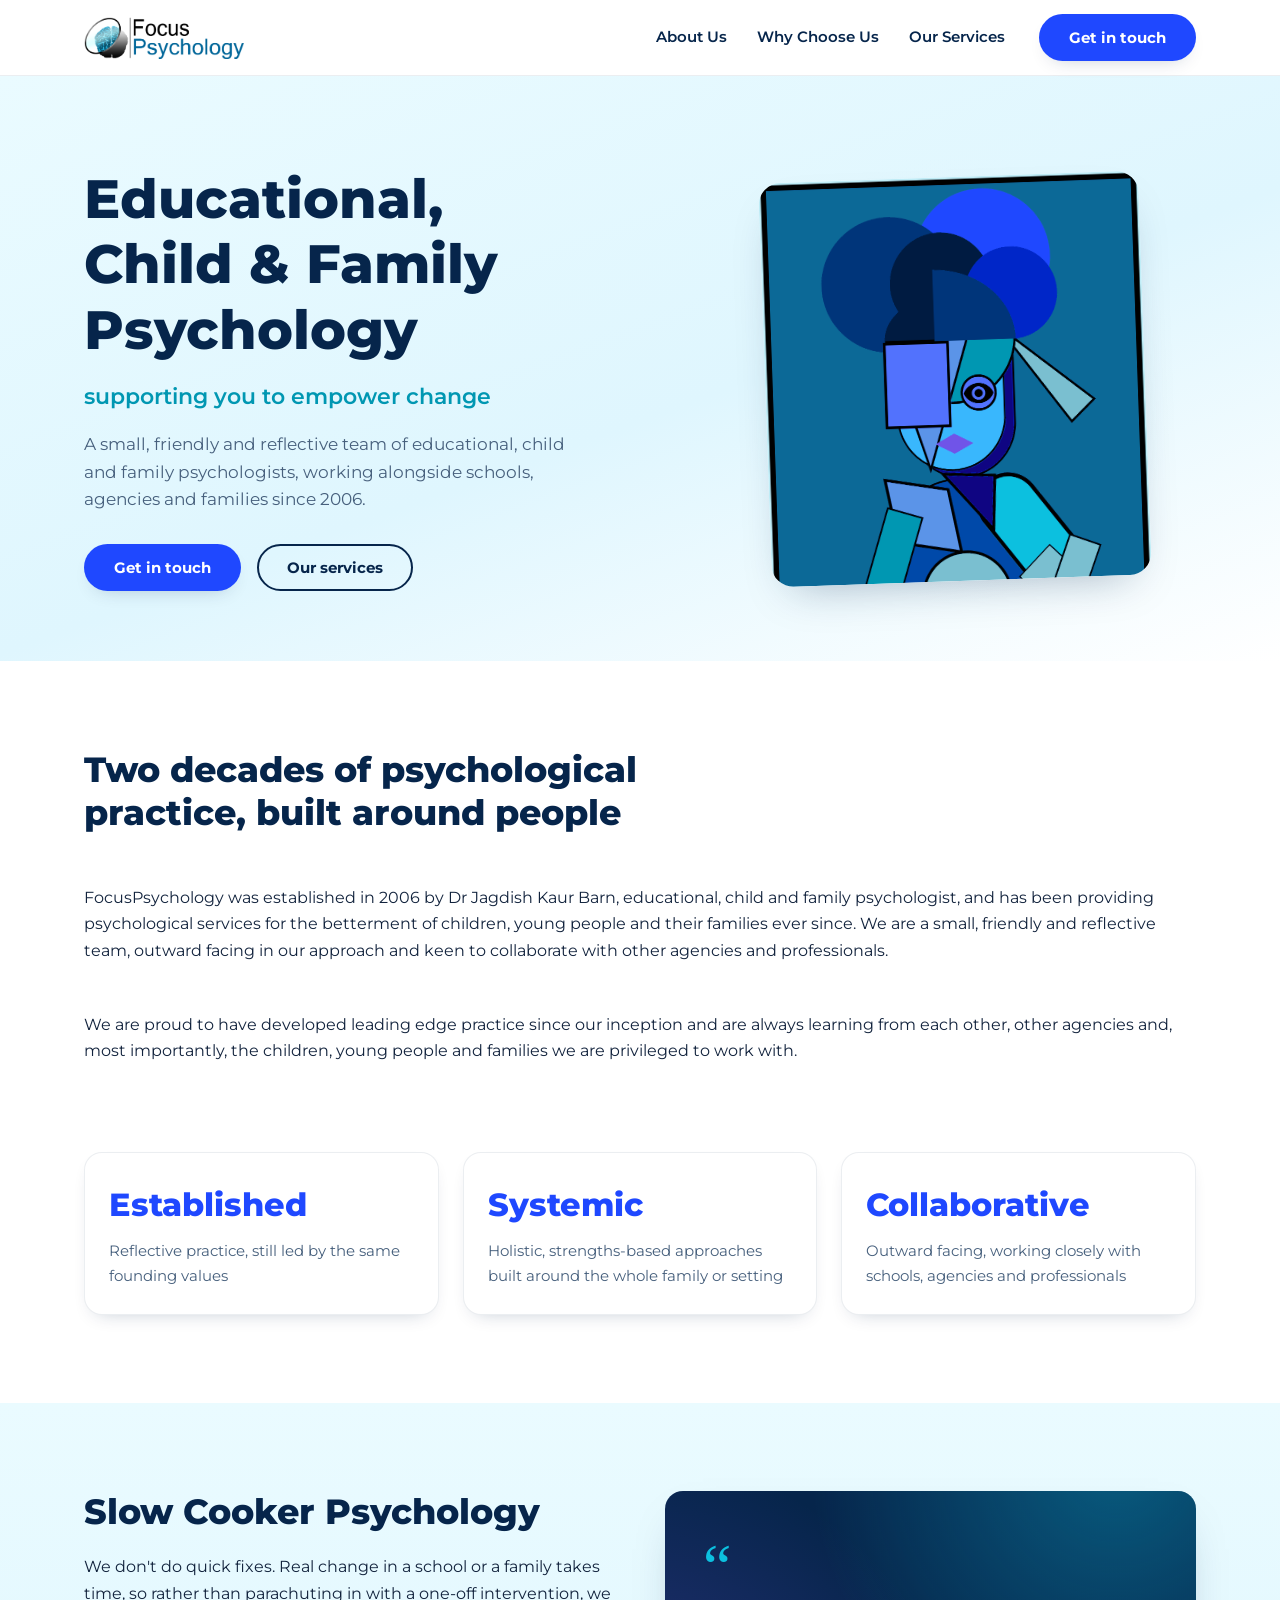
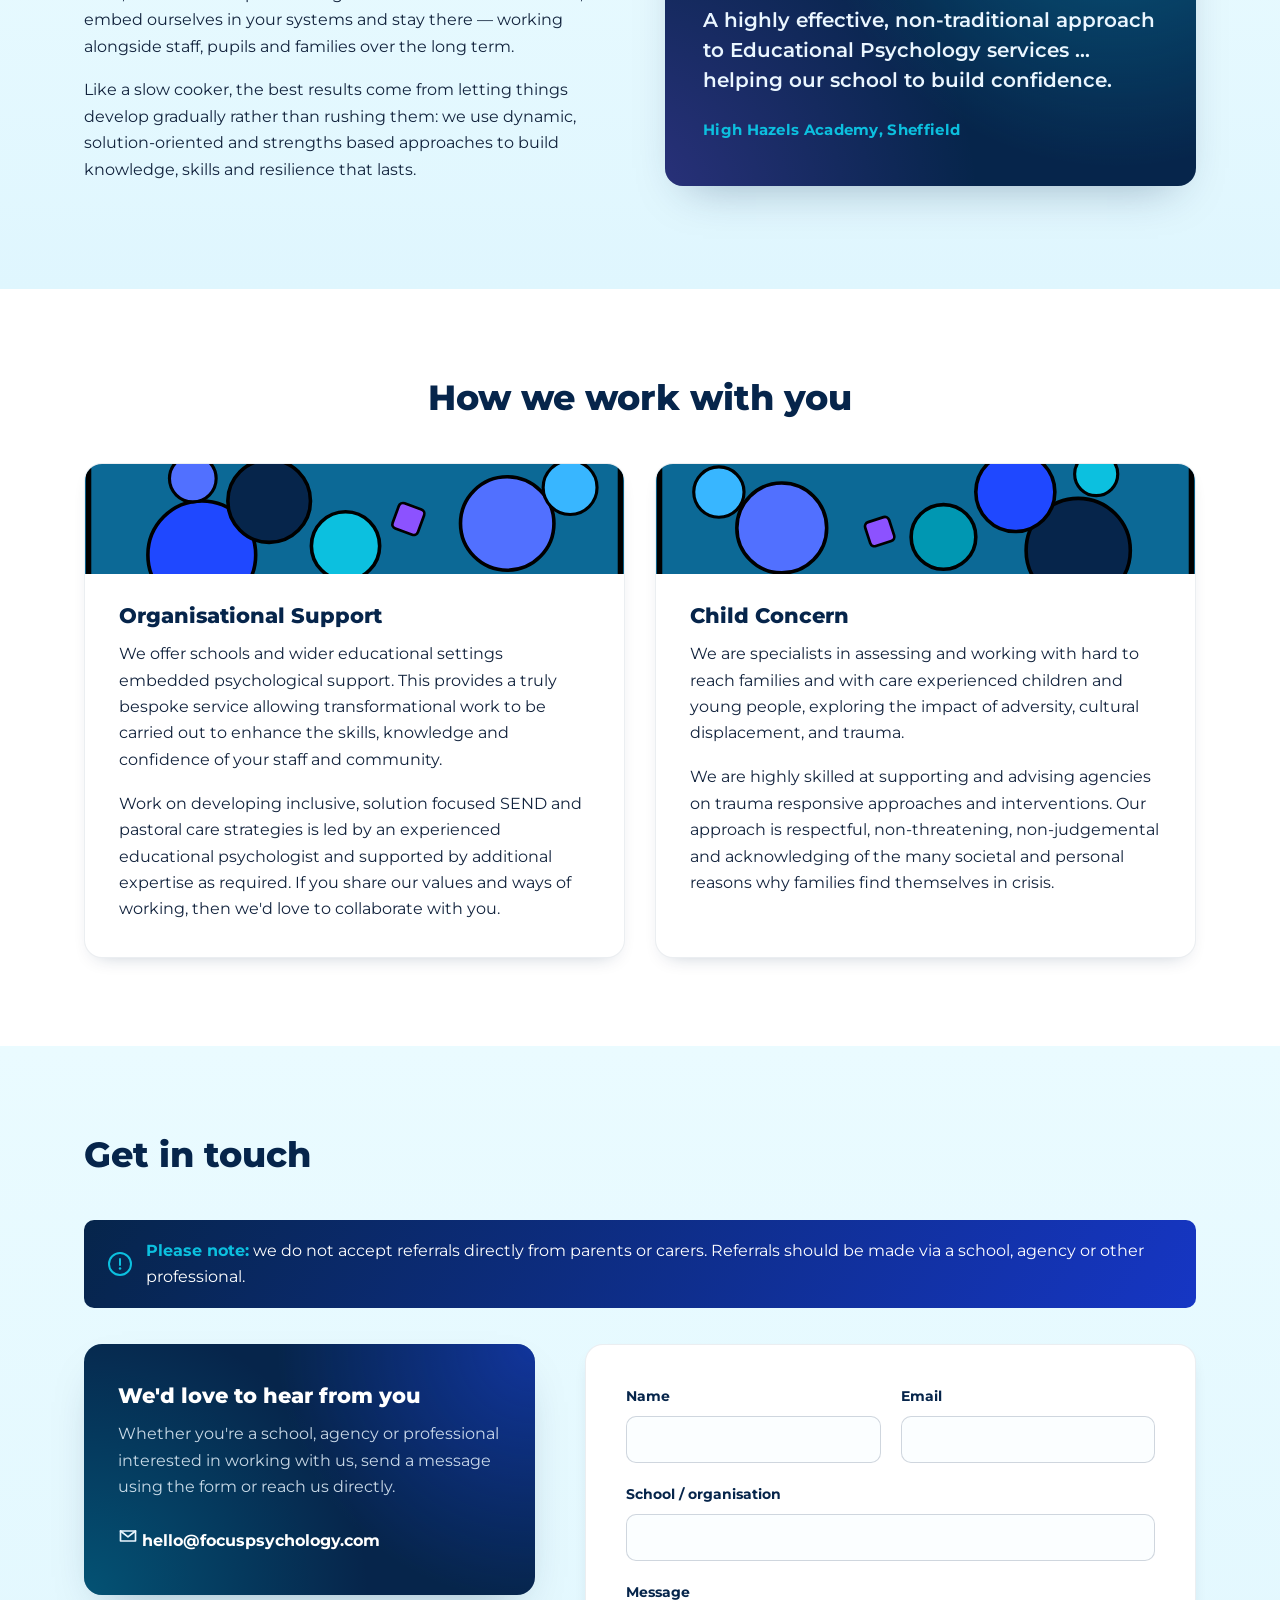
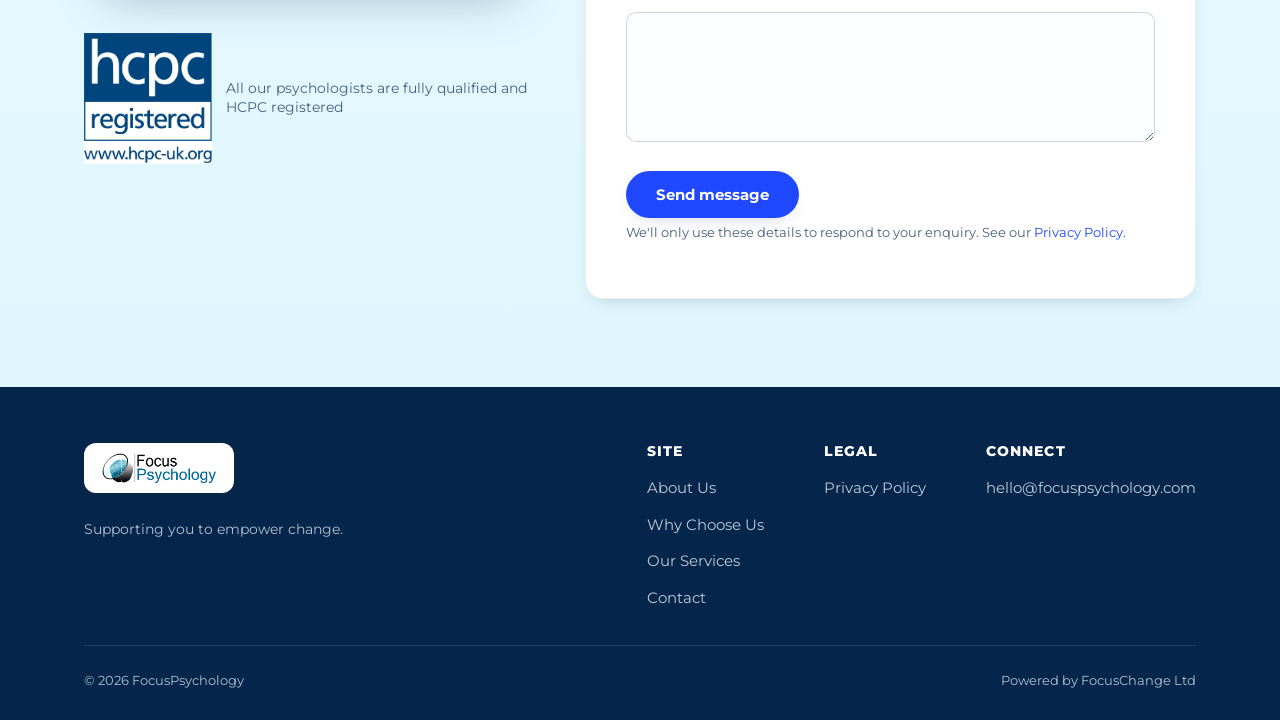
<file: index.html>
<!doctype html>
<html lang="en-GB">
<head>
<meta charset="UTF-8">
<meta name="viewport" content="width=device-width, initial-scale=1">
<title>FocusPsychology — Educational, Child &amp; Family Psychology</title>
<meta name="description" content="FocusPsychology is a specialist educational, child and family psychology practice, supporting schools, agencies and families to empower change since 2006.">
<link rel="icon" type="image/png" sizes="32x32" href="assets/img/favicon-32.png">
<link rel="apple-touch-icon" href="assets/img/favicon-180.png">
<link rel="preconnect" href="https://fonts.googleapis.com">
<link rel="preconnect" href="https://fonts.gstatic.com" crossorigin>
<link href="https://fonts.googleapis.com/css2?family=Montserrat:wght@400;500;600;700;800&display=swap" rel="stylesheet">
<link rel="stylesheet" href="assets/css/style.css">
</head>
<body>

<a class="skip-link" href="#main">Skip to content</a>

<header class="site-header">
  <div class="container">
    <a class="brand" href="index.html" aria-label="FocusPsychology home">
      <img src="assets/img/logo.png" alt="FocusPsychology">
    </a>

    <nav class="nav" id="site-nav">
      <ul class="nav__links">
        <li><a href="#about">About Us</a></li>
        <li><a href="#why-us">Why Choose Us</a></li>
        <li><a href="#services">Our Services</a></li>
      </ul>
      <a class="btn btn--primary" href="#contact">Get in touch</a>
    </nav>

    <button class="nav-toggle" aria-label="Toggle menu" aria-expanded="false" aria-controls="site-nav">
      <span></span>
    </button>
  </div>
</header>

<main id="main">

  <!-- HERO -->
  <section class="hero">
    <div class="container">
      <div class="hero__copy">
        <h1>Educational, Child&nbsp;&amp;&nbsp;Family Psychology</h1>
        <p class="hero__subtitle">supporting you to empower change</p>
        <p class="hero__lede">A small, friendly and reflective team of educational, child and family psychologists, working alongside schools, agencies and families since 2006.</p>
        <div class="hero__actions">
          <a class="btn btn--primary" href="#contact">Get in touch</a>
          <a class="btn btn--ghost" href="#services">Our services</a>
        </div>
      </div>

      <div class="hero__art">
        <img src="assets/img/hero-portrait.png" alt="Abstract geometric portrait artwork from the FocusPsychology brand, in shades of blue and teal" width="900" height="957">
      </div>
    </div>
  </section>

  <!-- ABOUT -->
  <section class="section about" id="about">
    <div class="container">
      <div class="section-head">
        <h2>Two decades of psychological practice, built around people</h2>
      </div>

      <p>FocusPsychology was established in 2006 by Dr Jagdish Kaur Barn, educational, child and family psychologist, and has been providing psychological services for the betterment of children, young people and their families ever since. We are a small, friendly and reflective team, outward facing in our approach and keen to collaborate with other agencies and professionals.</p>
      <p>We are proud to have developed leading edge practice since our inception and are always learning from each other, other agencies and, most importantly, the children, young people and families we are privileged to work with.</p>

      <div class="about-grid">
        <div class="stat-card">
          <span class="num">Established</span>
          <p>Reflective practice, still led by the same founding values</p>
        </div>
        <div class="stat-card">
          <span class="num">Systemic</span>
          <p>Holistic, strengths-based approaches built around the whole family or setting</p>
        </div>
        <div class="stat-card">
          <span class="num">Collaborative</span>
          <p>Outward facing, working closely with schools, agencies and professionals</p>
        </div>
      </div>
    </div>
  </section>

  <!-- WHY CHOOSE US -->
  <section class="section section--tint" id="why-us">
    <div class="container">
      <div class="why-grid">
        <div>
          <h2>Slow Cooker Psychology</h2>
          <p>We don't do quick fixes. Real change in a school or a family takes time, so rather than parachuting in with a one-off intervention, we embed ourselves in your systems and stay there — working alongside staff, pupils and families over the long term.</p>
          <p>Like a slow cooker, the best results come from letting things develop gradually rather than rushing them: we use dynamic, solution-oriented and strengths based approaches to build knowledge, skills and resilience that lasts.</p>
        </div>

        <div class="quote-card">
          <span class="quote-mark">&ldquo;</span>
          <blockquote>A highly effective, non-traditional approach to Educational Psychology services&nbsp;&hellip; helping our school to build confidence.</blockquote>
          <cite>High Hazels Academy, Sheffield</cite>
        </div>
      </div>
    </div>
  </section>

  <!-- SERVICES -->
  <section class="section" id="services">
    <div class="container">
      <div class="section-head center">
        <h2>How we work with you</h2>
      </div>

      <div class="services-grid">
        <article class="service-card">
          <svg class="service-banner" viewBox="0 0 600 150" preserveAspectRatio="xMidYMid slice" xmlns="http://www.w3.org/2000/svg">
            <rect width="600" height="150" fill="#0C6996"/>
            <circle cx="130" cy="115" r="60" fill="#1F48FF" stroke="#000" stroke-width="4"/>
            <circle cx="205" cy="55" r="46" fill="#06254B" stroke="#000" stroke-width="4"/>
            <circle cx="290" cy="105" r="38" fill="#0CC0DF" stroke="#000" stroke-width="4"/>
            <circle cx="120" cy="30" r="26" fill="#5170FF" stroke="#000" stroke-width="3.5"/>
            <rect x="345" y="60" width="30" height="30" rx="5" transform="rotate(20 360 75)" fill="#8C52FF" stroke="#000" stroke-width="3"/>
            <circle cx="470" cy="80" r="52" fill="#5170FF" stroke="#000" stroke-width="4"/>
            <circle cx="540" cy="40" r="30" fill="#38B6FF" stroke="#000" stroke-width="3.5"/>
            <rect x="4" y="4" width="592" height="142" fill="none" stroke="#000" stroke-width="6"/>
          </svg>
          <div class="service-card__body">
            <h3>Organisational Support</h3>
            <p>We offer schools and wider educational settings embedded psychological support. This provides a truly bespoke service allowing transformational work to be carried out to enhance the skills, knowledge and confidence of your staff and community.</p>
            <p>Work on developing inclusive, solution focused SEND and pastoral care strategies is led by an experienced educational psychologist and supported by additional expertise as required. If you share our values and ways of working, then we'd love to collaborate with you.</p>
          </div>
        </article>

        <article class="service-card">
          <svg class="service-banner" viewBox="0 0 600 150" preserveAspectRatio="xMidYMid slice" xmlns="http://www.w3.org/2000/svg">
            <rect width="600" height="150" fill="#0C6996"/>
            <circle cx="470" cy="110" r="58" fill="#06254B" stroke="#000" stroke-width="4"/>
            <circle cx="400" cy="45" r="44" fill="#1F48FF" stroke="#000" stroke-width="4"/>
            <circle cx="320" cy="95" r="36" fill="#0097B2" stroke="#000" stroke-width="4"/>
            <circle cx="490" cy="25" r="24" fill="#0CC0DF" stroke="#000" stroke-width="3.5"/>
            <rect x="235" y="75" width="28" height="28" rx="5" transform="rotate(-18 249 89)" fill="#8C52FF" stroke="#000" stroke-width="3"/>
            <circle cx="140" cy="85" r="50" fill="#5170FF" stroke="#000" stroke-width="4"/>
            <circle cx="70" cy="45" r="28" fill="#38B6FF" stroke="#000" stroke-width="3.5"/>
            <rect x="4" y="4" width="592" height="142" fill="none" stroke="#000" stroke-width="6"/>
          </svg>
          <div class="service-card__body">
            <h3>Child Concern</h3>
            <p>We are specialists in assessing and working with hard to reach families and with care experienced children and young people, exploring the impact of adversity, cultural displacement, and trauma.</p>
            <p>We are highly skilled at supporting and advising agencies on trauma responsive approaches and interventions. Our approach is respectful, non-threatening, non-judgemental and acknowledging of the many societal and personal reasons why families find themselves in crisis.</p>
          </div>
        </article>
      </div>
    </div>
  </section>

  <!-- CONTACT -->
  <section class="section section--tint" id="contact">
    <div class="container">
      <div class="section-head">
        <h2>Get in touch</h2>
      </div>

      <div class="referral-notice">
        <svg viewBox="0 0 24 24" fill="none" xmlns="http://www.w3.org/2000/svg" aria-hidden="true">
          <circle cx="12" cy="12" r="11" stroke="currentColor" stroke-width="2"/>
          <path d="M12 7v6" stroke="currentColor" stroke-width="2" stroke-linecap="round"/>
          <circle cx="12" cy="16.5" r="1.25" fill="currentColor"/>
        </svg>
        <p><strong>Please note:</strong> we do not accept referrals directly from parents or carers. Referrals should be made via a school, agency or other professional.</p>
      </div>

      <div class="contact">
        <div class="contact-info-col">
          <div class="contact-info">
            <h3>We'd love to hear from you</h3>
            <p>Whether you're a school, agency or professional interested in working with us, send a message using the form or reach us directly.</p>
            <ul class="contact-list">
              <li>
                <svg viewBox="0 0 24 24" fill="none" stroke="currentColor" stroke-width="2"><path d="M4 4h16v16H4z" stroke="none"/><path d="M3 6l9 7 9-7" stroke-linecap="round" stroke-linejoin="round"/><path d="M3 6h18v12H3z" stroke-linecap="round" stroke-linejoin="round"/></svg>
                <a href="mailto:hello@focuspsychology.com">hello@focuspsychology.com</a>
              </li>
            </ul>
          </div>

          <div class="accreditation">
            <img src="assets/img/hcpc-registered.webp" alt="HCPC Registered">
            <p>All our psychologists are fully qualified and HCPC registered</p>
          </div>
        </div>

        <form class="contact-form" id="contact-form">
          <input type="hidden" name="access_key" value="5a55438e-97d2-46c2-bbf8-e537585dbce8">
          <input type="hidden" name="subject" value="New enquiry from focuspsychology.com">
          <input type="hidden" name="from_name" value="FocusPsychology website">

          <div class="field field--hp">
            <label for="botcheck">Leave this field empty</label>
            <input type="text" id="botcheck" name="botcheck" tabindex="-1" autocomplete="off">
          </div>

          <div class="form-row">
            <div class="field">
              <label for="name">Name</label>
              <input type="text" id="name" name="name" required autocomplete="name">
            </div>
            <div class="field">
              <label for="email">Email</label>
              <input type="email" id="email" name="email" required autocomplete="email">
            </div>
          </div>

          <div class="field">
            <label for="organisation">School / organisation</label>
            <input type="text" id="organisation" name="organisation" autocomplete="organization">
          </div>

          <div class="field">
            <label for="message">Message</label>
            <textarea id="message" name="message" required></textarea>
          </div>

          <button class="btn btn--primary" type="submit">Send message</button>
          <p class="form-privacy">We'll only use these details to respond to your enquiry. See our <a href="privacy-policy.html">Privacy Policy</a>.</p>

          <div class="form-status" id="form-status" role="status" aria-live="polite"></div>
        </form>
      </div>
    </div>
  </section>

</main>

<footer class="site-footer">
  <div class="container">
    <div class="footer-top">
      <div class="footer-brand">
        <span class="footer-brand__logo"><img src="assets/img/logo.png" alt="FocusPsychology"></span>
        <p>Supporting you to empower change.</p>
      </div>

      <div class="footer-links">
        <div class="footer-col">
          <h4>Site</h4>
          <ul>
            <li><a href="#about">About Us</a></li>
            <li><a href="#why-us">Why Choose Us</a></li>
            <li><a href="#services">Our Services</a></li>
            <li><a href="#contact">Contact</a></li>
          </ul>
        </div>
        <div class="footer-col">
          <h4>Legal</h4>
          <ul>
            <li><a href="privacy-policy.html">Privacy Policy</a></li>
          </ul>
        </div>
        <div class="footer-col">
          <h4>Connect</h4>
          <ul>
            <li><a href="mailto:hello@focuspsychology.com">hello@focuspsychology.com</a></li>
          </ul>
        </div>
      </div>
    </div>

    <div class="footer-bottom">
      <span>&copy; <span id="year">2026</span> FocusPsychology</span>
      <span>Powered by FocusChange Ltd</span>
    </div>
  </div>
</footer>

<script>document.getElementById("year").textContent = new Date().getFullYear();</script>
<script src="assets/js/main.js"></script>
</body>
</html>
</file>
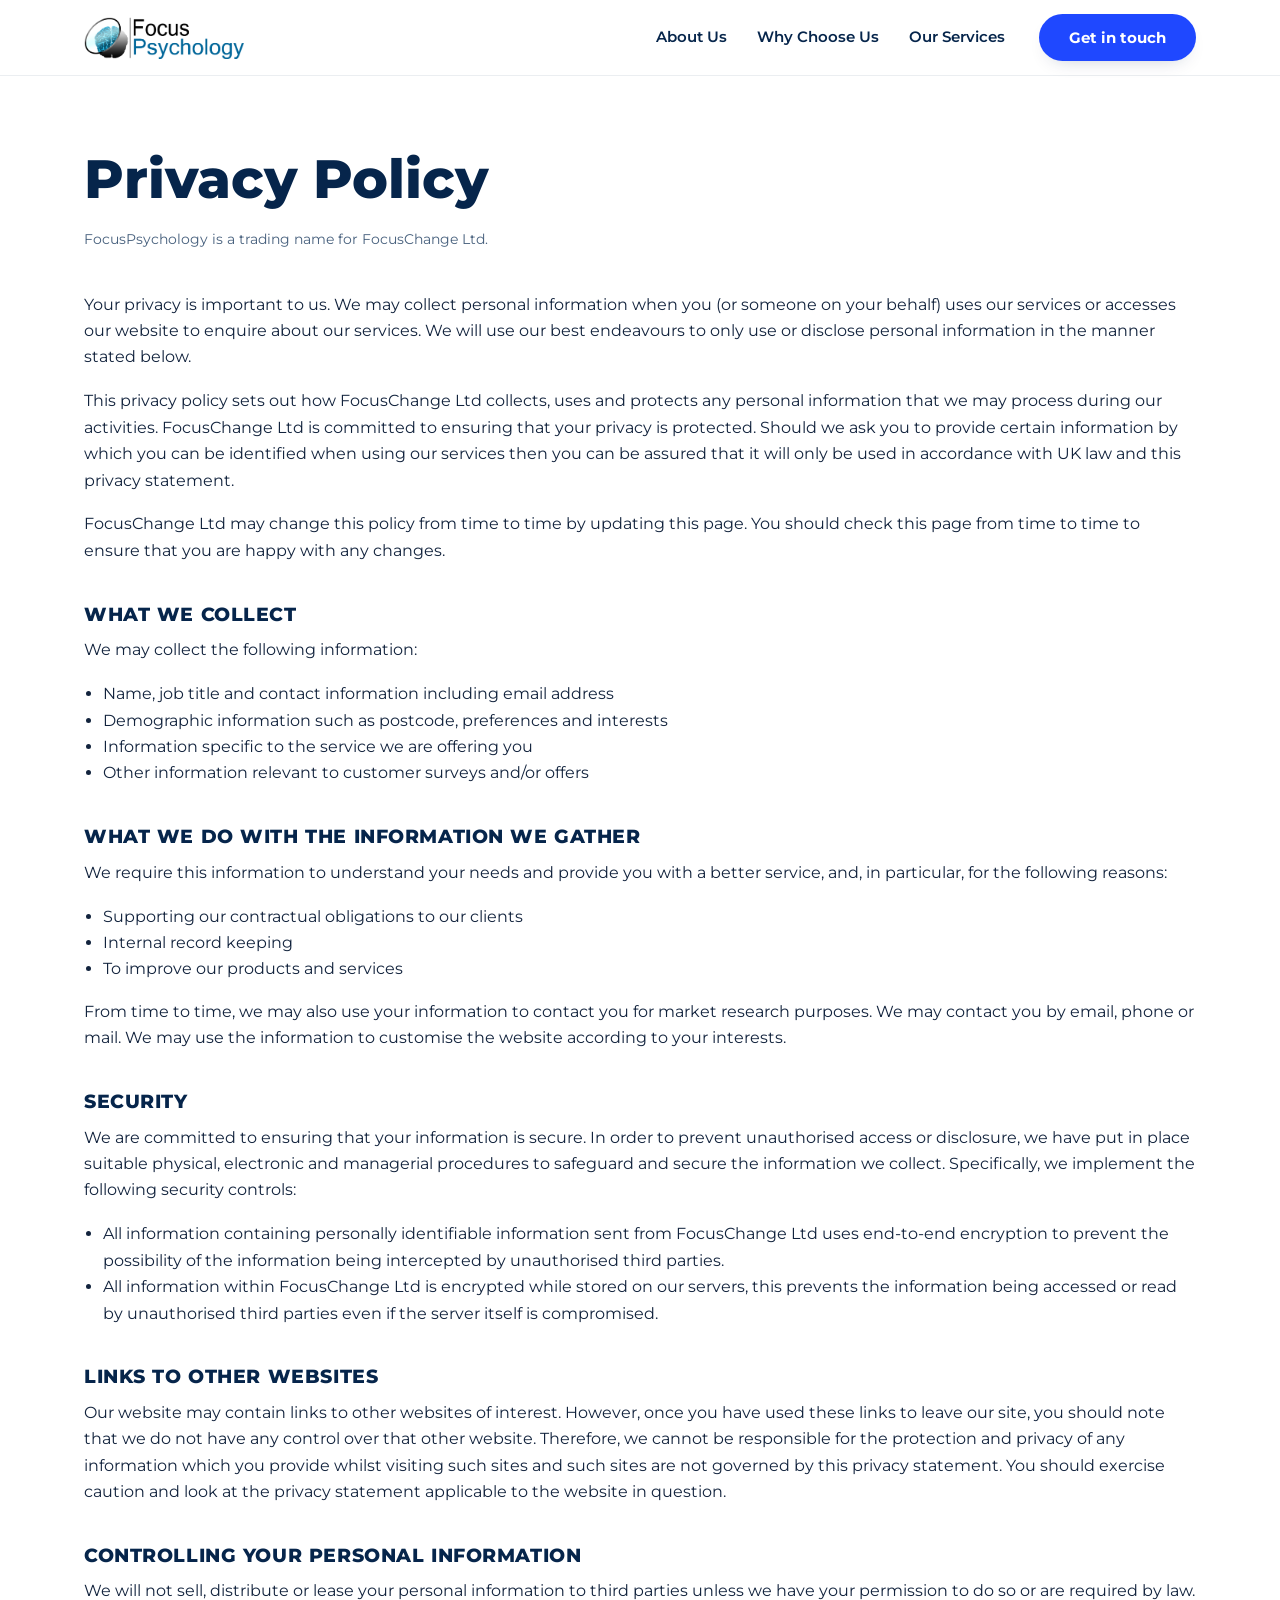
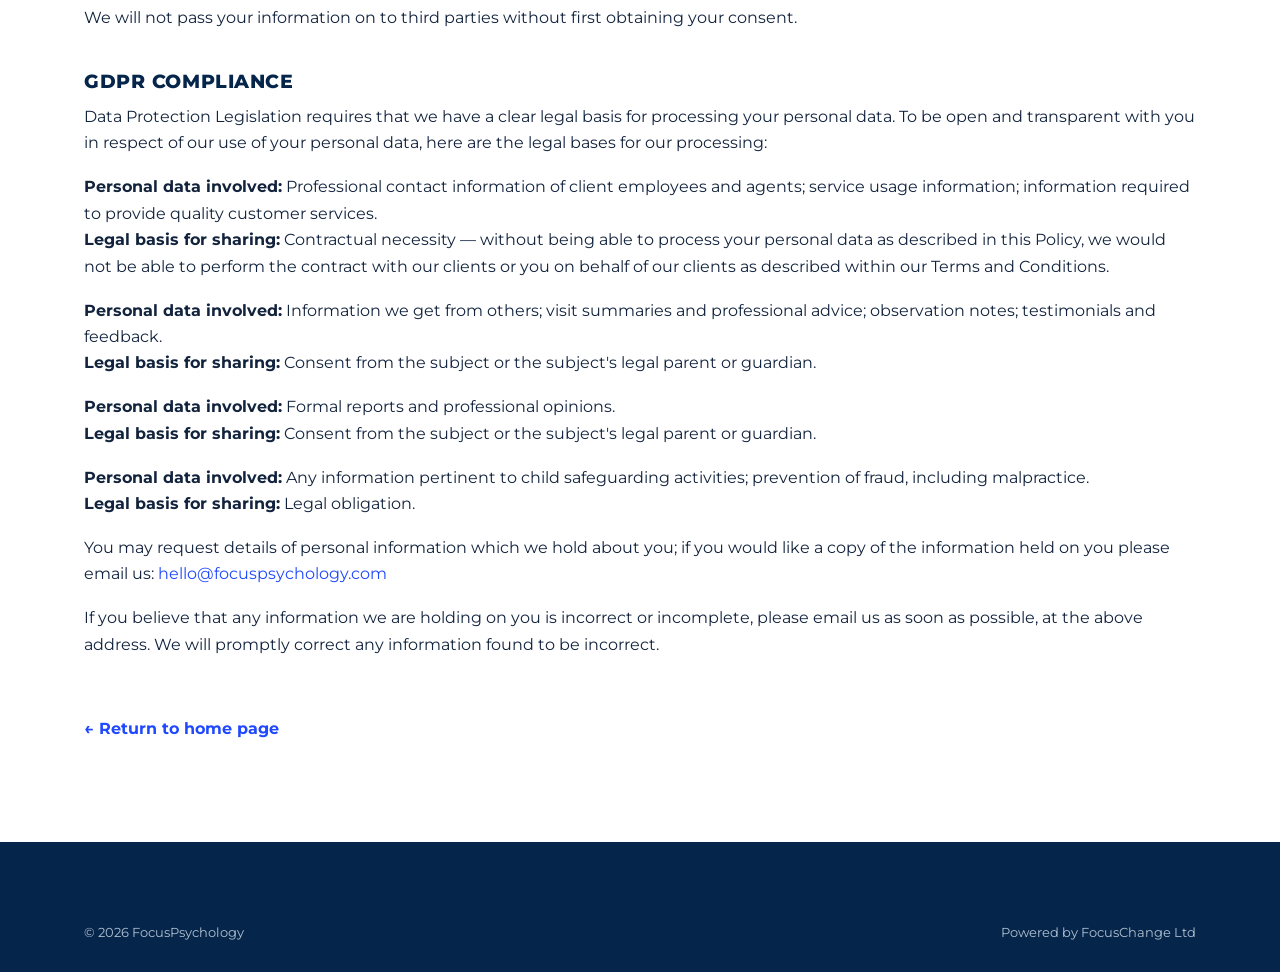
<file: privacy-policy.html>
<!doctype html>
<html lang="en-GB">
<head>
<meta charset="UTF-8">
<meta name="viewport" content="width=device-width, initial-scale=1">
<title>Privacy Policy — FocusPsychology</title>
<meta name="description" content="FocusPsychology privacy policy: how FocusChange Ltd collects, uses and protects your personal information.">
<link rel="icon" type="image/png" sizes="32x32" href="assets/img/favicon-32.png">
<link rel="apple-touch-icon" href="assets/img/favicon-180.png">
<link rel="preconnect" href="https://fonts.googleapis.com">
<link rel="preconnect" href="https://fonts.gstatic.com" crossorigin>
<link href="https://fonts.googleapis.com/css2?family=Montserrat:wght@400;500;600;700;800&display=swap" rel="stylesheet">
<link rel="stylesheet" href="assets/css/style.css">
</head>
<body>

<a class="skip-link" href="#main">Skip to content</a>

<header class="site-header">
  <div class="container">
    <a class="brand" href="index.html" aria-label="FocusPsychology home">
      <img src="assets/img/logo.png" alt="FocusPsychology">
    </a>
    <nav class="nav" id="site-nav">
      <ul class="nav__links">
        <li><a href="index.html#about">About Us</a></li>
        <li><a href="index.html#why-us">Why Choose Us</a></li>
        <li><a href="index.html#services">Our Services</a></li>
      </ul>
      <a class="btn btn--primary" href="index.html#contact">Get in touch</a>
    </nav>
    <button class="nav-toggle" aria-label="Toggle menu" aria-expanded="false" aria-controls="site-nav">
      <span></span>
    </button>
  </div>
</header>

<main id="main">
  <section class="policy">
    <div class="container">
      <h1>Privacy Policy</h1>
      <p class="updated">FocusPsychology is a trading name for FocusChange Ltd.</p>

      <p>Your privacy is important to us. We may collect personal information when you (or someone on your behalf) uses our services or accesses our website to enquire about our services. We will use our best endeavours to only use or disclose personal information in the manner stated below.</p>

      <p>This privacy policy sets out how FocusChange Ltd collects, uses and protects any personal information that we may process during our activities. FocusChange Ltd is committed to ensuring that your privacy is protected. Should we ask you to provide certain information by which you can be identified when using our services then you can be assured that it will only be used in accordance with UK law and this privacy statement.</p>

      <p>FocusChange Ltd may change this policy from time to time by updating this page. You should check this page from time to time to ensure that you are happy with any changes.</p>

      <h2>What we collect</h2>
      <p>We may collect the following information:</p>
      <ul>
        <li>Name, job title and contact information including email address</li>
        <li>Demographic information such as postcode, preferences and interests</li>
        <li>Information specific to the service we are offering you</li>
        <li>Other information relevant to customer surveys and/or offers</li>
      </ul>

      <h2>What we do with the information we gather</h2>
      <p>We require this information to understand your needs and provide you with a better service, and, in particular, for the following reasons:</p>
      <ul>
        <li>Supporting our contractual obligations to our clients</li>
        <li>Internal record keeping</li>
        <li>To improve our products and services</li>
      </ul>
      <p>From time to time, we may also use your information to contact you for market research purposes. We may contact you by email, phone or mail. We may use the information to customise the website according to your interests.</p>

      <h2>Security</h2>
      <p>We are committed to ensuring that your information is secure. In order to prevent unauthorised access or disclosure, we have put in place suitable physical, electronic and managerial procedures to safeguard and secure the information we collect. Specifically, we implement the following security controls:</p>
      <ul>
        <li>All information containing personally identifiable information sent from FocusChange Ltd uses end-to-end encryption to prevent the possibility of the information being intercepted by unauthorised third parties.</li>
        <li>All information within FocusChange Ltd is encrypted while stored on our servers, this prevents the information being accessed or read by unauthorised third parties even if the server itself is compromised.</li>
      </ul>

      <h2>Links to other websites</h2>
      <p>Our website may contain links to other websites of interest. However, once you have used these links to leave our site, you should note that we do not have any control over that other website. Therefore, we cannot be responsible for the protection and privacy of any information which you provide whilst visiting such sites and such sites are not governed by this privacy statement. You should exercise caution and look at the privacy statement applicable to the website in question.</p>

      <h2>Controlling your personal information</h2>
      <p>We will not sell, distribute or lease your personal information to third parties unless we have your permission to do so or are required by law. We will not pass your information on to third parties without first obtaining your consent.</p>

      <h2>GDPR compliance</h2>
      <p>Data Protection Legislation requires that we have a clear legal basis for processing your personal data. To be open and transparent with you in respect of our use of your personal data, here are the legal bases for our processing:</p>

      <p><strong>Personal data involved:</strong> Professional contact information of client employees and agents; service usage information; information required to provide quality customer services.<br>
      <strong>Legal basis for sharing:</strong> Contractual necessity — without being able to process your personal data as described in this Policy, we would not be able to perform the contract with our clients or you on behalf of our clients as described within our Terms and Conditions.</p>

      <p><strong>Personal data involved:</strong> Information we get from others; visit summaries and professional advice; observation notes; testimonials and feedback.<br>
      <strong>Legal basis for sharing:</strong> Consent from the subject or the subject's legal parent or guardian.</p>

      <p><strong>Personal data involved:</strong> Formal reports and professional opinions.<br>
      <strong>Legal basis for sharing:</strong> Consent from the subject or the subject's legal parent or guardian.</p>

      <p><strong>Personal data involved:</strong> Any information pertinent to child safeguarding activities; prevention of fraud, including malpractice.<br>
      <strong>Legal basis for sharing:</strong> Legal obligation.</p>

      <p>You may request details of personal information which we hold about you; if you would like a copy of the information held on you please email us: <a href="mailto:hello@focuspsychology.com">hello@focuspsychology.com</a></p>

      <p>If you believe that any information we are holding on you is incorrect or incomplete, please email us as soon as possible, at the above address. We will promptly correct any information found to be incorrect.</p>

      <a class="back-link" href="index.html">&larr; Return to home page</a>
    </div>
  </section>
</main>

<footer class="site-footer">
  <div class="container">
    <div class="footer-bottom">
      <span>&copy; <span id="year">2026</span> FocusPsychology</span>
      <span>Powered by FocusChange Ltd</span>
    </div>
  </div>
</footer>

<script>document.getElementById("year").textContent = new Date().getFullYear();</script>
<script src="assets/js/main.js"></script>
</body>
</html>
</file>
<file: assets/css/style.css>
/* =========================================================
   FocusPsychology — stylesheet
   Palette derived from the 2026 rebrand postcard artwork.
   ========================================================= */

:root {
  --navy:        #06254B;
  --royal:       #1F48FF;
  --royal-dark:  #1636C4;
  --teal:        #0097B2;
  --cyan:        #0CC0DF;
  --periwinkle:  #5170FF;
  --purple:      #8C52FF;

  --bg-tint:     #EAFBFF;
  --bg-tint-2:   #DFF6FE;
  --bg-white:    #FFFFFF;

  --text:        #12233D;
  --text-muted:  #47607D;
  --text-on-dark: #EAF6FF;

  --radius:      18px;
  --radius-sm:   10px;
  --shadow:      0 20px 45px -22px rgba(6, 37, 75, 0.35);
  --shadow-sm:   0 8px 20px -12px rgba(6, 37, 75, 0.3);

  --container:   1160px;
  --font: "Montserrat", "Segoe UI", system-ui, -apple-system, sans-serif;
}

*, *::before, *::after { box-sizing: border-box; }

html {
  scroll-behavior: smooth;
  font-size: 16px;
}

body {
  margin: 0;
  font-family: var(--font);
  color: var(--text);
  background: var(--bg-white);
  line-height: 1.65;
  -webkit-font-smoothing: antialiased;
}

img { max-width: 100%; display: block; }

a { color: var(--royal); text-decoration: none; }
a:hover { color: var(--royal-dark); }

h1, h2, h3, h4 {
  font-weight: 800;
  color: var(--navy);
  line-height: 1.2;
  margin: 0 0 0.6em;
}

h1 { font-size: clamp(2.1rem, 4.5vw, 3.4rem); }
h2 { font-size: clamp(1.6rem, 3vw, 2.2rem); }
h3 { font-size: 1.3rem; }

p { margin: 0 0 1.1em; }

.container {
  width: 100%;
  max-width: var(--container);
  margin-inline: auto;
  padding-inline: 24px;
}

.section {
  padding: 88px 0;
}

.section--tint {
  background: linear-gradient(180deg, var(--bg-tint) 0%, var(--bg-tint-2) 100%);
}

.section-head {
  max-width: 720px;
  margin-bottom: 44px;
}

/* .about .container is a grid that already applies its own gap between
   children, so the section-head's own bottom margin would double up the
   space before the first paragraph — drop it here only. */
.about .section-head {
  margin-bottom: 0;
}

.section-head.center {
  margin-inline: auto;
  text-align: center;
}

/* Skip link */
.skip-link {
  position: absolute;
  left: -999px;
  top: 0;
  background: var(--navy);
  color: #fff;
  padding: 12px 20px;
  z-index: 1000;
  border-radius: 0 0 8px 0;
}
.skip-link:focus {
  left: 0;
}

/* ---------- Buttons ---------- */
.btn {
  display: inline-flex;
  align-items: center;
  gap: 10px;
  font-family: var(--font);
  font-weight: 700;
  font-size: 0.95rem;
  padding: 14px 28px;
  border-radius: 999px;
  border: 2px solid transparent;
  cursor: pointer;
  transition: transform 0.15s ease, box-shadow 0.15s ease, background 0.15s ease, color 0.15s ease;
  line-height: 1;
}
.btn:hover { transform: translateY(-2px); }

.btn--primary {
  background: var(--royal);
  color: #fff;
  box-shadow: var(--shadow-sm);
}
.btn--primary:hover { background: var(--royal-dark); color: #fff; }

.btn--ghost {
  background: transparent;
  border-color: var(--navy);
  color: var(--navy);
}
.btn--ghost:hover { background: var(--navy); color: #fff; }

.btn--on-dark {
  background: var(--cyan);
  color: var(--navy);
}
.btn--on-dark:hover { background: #fff; color: var(--navy); }

.btn:disabled {
  opacity: 0.6;
  cursor: not-allowed;
  transform: none;
}

/* ---------- Header ---------- */
.site-header {
  position: sticky;
  top: 0;
  z-index: 500;
  background: rgba(255, 255, 255, 0.92);
  backdrop-filter: saturate(180%) blur(10px);
  border-bottom: 1px solid rgba(6, 37, 75, 0.08);
}

.site-header .container {
  display: flex;
  align-items: center;
  justify-content: space-between;
  gap: 20px;
  padding-block: 14px;
}

.brand {
  display: flex;
  align-items: center;
}
.brand img {
  height: 42px;
  width: auto;
}

.nav {
  display: flex;
  align-items: center;
  gap: 34px;
}

.nav__links {
  display: flex;
  list-style: none;
  margin: 0;
  padding: 0;
  gap: 30px;
}

.nav__links a {
  color: var(--navy);
  font-weight: 600;
  font-size: 0.96rem;
  position: relative;
}
.nav__links a::after {
  content: "";
  position: absolute;
  left: 0; right: 0;
  bottom: -6px;
  height: 2px;
  background: var(--cyan);
  transform: scaleX(0);
  transition: transform 0.2s ease;
}
.nav__links a:hover::after { transform: scaleX(1); }

.nav-toggle {
  display: none;
  background: none;
  border: none;
  cursor: pointer;
  padding: 8px;
  width: 44px;
  height: 44px;
  align-items: center;
  justify-content: center;
}
.nav-toggle span,
.nav-toggle span::before,
.nav-toggle span::after {
  content: "";
  display: block;
  width: 24px;
  height: 2.5px;
  background: var(--navy);
  border-radius: 2px;
  position: relative;
  transition: transform 0.2s ease, opacity 0.2s ease;
}
.nav-toggle span::before { position: absolute; top: -8px; }
.nav-toggle span::after { position: absolute; top: 8px; }

.nav-toggle[aria-expanded="true"] span { background: transparent; }
.nav-toggle[aria-expanded="true"] span::before { transform: translateY(8px) rotate(45deg); }
.nav-toggle[aria-expanded="true"] span::after { transform: translateY(-8px) rotate(-45deg); }

/* ---------- Hero ---------- */
.hero {
  position: relative;
  overflow: hidden;
  background: linear-gradient(160deg, var(--bg-tint) 0%, var(--bg-tint-2) 55%, #fff 100%);
}

.hero .container {
  display: grid;
  grid-template-columns: 1.1fr 0.9fr;
  align-items: center;
  gap: 40px;
  padding-block: 90px 70px;
  position: relative;
  z-index: 2;
}

.hero h1 { margin-bottom: 0.3em; }

.hero__subtitle {
  font-size: clamp(1.15rem, 2vw, 1.4rem);
  font-weight: 600;
  color: var(--teal);
  margin-bottom: 0.7em;
}

.hero__lede {
  color: var(--text-muted);
  max-width: 46ch;
  font-size: 1.05rem;
}

.hero__actions {
  display: flex;
  flex-wrap: wrap;
  gap: 16px;
  margin-top: 30px;
}

.hero__art {
  position: relative;
  width: 100%;
  max-width: 380px;
  margin-inline: auto;
}

.hero__art::before {
  content: "";
  position: absolute;
  inset: -8%;
  background: radial-gradient(circle, var(--bg-tint-2) 0%, transparent 70%);
  z-index: -1;
}

.hero__art img {
  width: 100%;
  height: auto;
  display: block;
  border-radius: 22px;
  box-shadow: var(--shadow);
  transform: rotate(-2deg);
}

/* ---------- About ---------- */
.about .container {
  display: grid;
  grid-template-columns: 1fr;
  gap: 30px;
}

.about-grid {
  display: grid;
  grid-template-columns: repeat(3, 1fr);
  gap: 24px;
  margin-top: 40px;
}

.stat-card {
  background: var(--bg-white);
  border: 1px solid rgba(6,37,75,0.08);
  border-radius: var(--radius);
  padding: 26px 24px;
  box-shadow: var(--shadow-sm);
}
.stat-card .num {
  font-size: 2rem;
  font-weight: 800;
  color: var(--royal);
  display: block;
  margin-bottom: 6px;
}
.stat-card p { margin: 0; color: var(--text-muted); font-size: 0.95rem; }

/* ---------- Why choose us / quote ---------- */
.why-grid {
  display: grid;
  grid-template-columns: 1fr 1fr;
  gap: 50px;
  align-items: start;
}

.quote-card {
  position: relative;
  background: var(--navy);
  color: var(--text-on-dark);
  border-radius: var(--radius);
  padding: 44px 38px;
  box-shadow: var(--shadow);
  overflow: hidden;
}
.quote-card::before {
  content: "";
  position: absolute;
  inset: 0;
  background:
    radial-gradient(circle at 85% -10%, rgba(12,192,223,0.35), transparent 55%),
    radial-gradient(circle at -10% 110%, rgba(140,82,255,0.3), transparent 55%);
}
.quote-mark {
  font-family: Georgia, serif;
  font-size: 4rem;
  line-height: 1;
  color: var(--cyan);
  display: block;
  margin-bottom: 6px;
  position: relative;
}
.quote-card blockquote {
  margin: 0 0 22px;
  font-size: 1.25rem;
  font-weight: 600;
  line-height: 1.5;
  position: relative;
}
.quote-card cite {
  display: block;
  font-style: normal;
  font-weight: 700;
  color: var(--cyan);
  position: relative;
  font-size: 0.95rem;
  letter-spacing: 0.02em;
}

/* ---------- Services ---------- */
.services-grid {
  display: grid;
  grid-template-columns: repeat(2, 1fr);
  gap: 30px;
}

.service-card {
  background: var(--bg-white);
  border: 1px solid rgba(6,37,75,0.08);
  border-radius: var(--radius);
  overflow: hidden;
  box-shadow: var(--shadow-sm);
  transition: transform 0.2s ease, box-shadow 0.2s ease;
}
.service-card:hover {
  transform: translateY(-4px);
  box-shadow: var(--shadow);
}

.service-banner {
  display: block;
  width: 100%;
  height: 110px;
}

.service-card__body {
  padding: 30px 34px 34px;
}

.service-card p:last-of-type { margin-bottom: 0; }

/* ---------- Referral notice ---------- */
/* Sits under the "Get in touch" heading, above the contact grid. */
.referral-notice {
  display: flex;
  align-items: center;
  gap: 14px;
  background: linear-gradient(120deg, var(--navy) 0%, var(--royal-dark) 100%);
  color: #fff;
  border-radius: var(--radius-sm);
  padding: 18px 24px;
  margin-bottom: 36px;
}

.referral-notice svg {
  width: 24px;
  height: 24px;
  flex-shrink: 0;
  color: var(--cyan);
}

.referral-notice p {
  margin: 0;
  font-size: 0.98rem;
}

.referral-notice strong { color: var(--cyan); }

/* ---------- Contact ---------- */
.contact {
  display: grid;
  grid-template-columns: 0.85fr 1.15fr;
  gap: 50px;
  align-items: start;
}

.contact-info {
  background: var(--navy);
  color: var(--text-on-dark);
  border-radius: var(--radius);
  padding: 40px 34px;
  box-shadow: var(--shadow);
  position: relative;
  overflow: hidden;
}
.contact-info::before {
  content: "";
  position: absolute;
  inset: 0;
  background:
    radial-gradient(circle at 100% 0%, rgba(31,72,255,0.45), transparent 50%),
    radial-gradient(circle at 0% 100%, rgba(0,151,178,0.4), transparent 55%);
}
.contact-info > * { position: relative; }
.contact-info h3 { color: #fff; }
.contact-info p { color: rgba(234,246,255,0.85); }

.contact-list {
  list-style: none;
  margin: 26px 0 0;
  padding: 0;
  display: flex;
  flex-direction: column;
  gap: 16px;
}
.contact-list a {
  color: #fff;
  font-weight: 700;
  display: inline-flex;
  align-items: center;
  gap: 10px;
}
.contact-list a:hover { color: var(--cyan); }
.contact-list svg { width: 20px; height: 20px; flex-shrink: 0; }

.contact-info-col {
  display: flex;
  flex-direction: column;
  gap: 38px;
}

.accreditation {
  display: flex;
  align-items: center;
  gap: 14px;
}
.accreditation img {
  display: block;
  width: 128px;
  height: auto;
  flex-shrink: 0;
}
.accreditation p {
  margin: 0;
  font-size: 0.85rem;
  line-height: 1.4;
  color: var(--text-muted);
}

.contact-form {
  background: var(--bg-white);
  border: 1px solid rgba(6,37,75,0.08);
  border-radius: var(--radius);
  padding: 40px;
  box-shadow: var(--shadow-sm);
}

.form-row {
  display: grid;
  grid-template-columns: 1fr 1fr;
  gap: 20px;
}

.field {
  margin-bottom: 20px;
}
.field label {
  display: block;
  font-weight: 700;
  font-size: 0.88rem;
  color: var(--navy);
  margin-bottom: 8px;
}
.field input,
.field textarea,
.field select {
  width: 100%;
  font-family: var(--font);
  font-size: 0.98rem;
  padding: 13px 16px;
  border-radius: var(--radius-sm);
  border: 1.5px solid rgba(6,37,75,0.18);
  background: #fbfeff;
  color: var(--text);
  transition: border-color 0.15s ease, box-shadow 0.15s ease;
}
.field input:focus,
.field textarea:focus,
.field select:focus {
  outline: none;
  border-color: var(--royal);
  box-shadow: 0 0 0 4px rgba(31,72,255,0.14);
}
.field textarea { resize: vertical; min-height: 130px; }

/* honeypot – hidden from real users, visible to bots */
.field--hp {
  position: absolute;
  left: -9999px;
  width: 1px;
  height: 1px;
  overflow: hidden;
}

.form-status {
  margin-top: 16px;
  font-weight: 600;
  font-size: 0.95rem;
  border-radius: var(--radius-sm);
  padding: 12px 16px;
  display: none;
}
.form-status.is-visible { display: block; }
.form-status.success {
  display: block;
  background: rgba(0,151,178,0.12);
  color: #00636F;
}
.form-status.error {
  display: block;
  background: rgba(220,53,69,0.12);
  color: #A4222F;
}

.form-privacy {
  font-size: 0.82rem;
  color: var(--text-muted);
  margin-top: 4px;
}

/* ---------- Footer ---------- */
.site-footer {
  background: var(--navy);
  color: rgba(234,246,255,0.75);
  padding: 56px 0 28px;
}

.footer-top {
  display: flex;
  justify-content: space-between;
  align-items: flex-start;
  gap: 30px;
  flex-wrap: wrap;
  padding-bottom: 34px;
  border-bottom: 1px solid rgba(255,255,255,0.12);
}

.footer-brand__logo {
  display: inline-block;
  background: #fff;
  padding: 10px 18px;
  border-radius: 12px;
  margin-bottom: 16px;
  line-height: 0;
}

.footer-brand__logo img {
  height: 30px;
  width: auto;
  display: block;
}

.footer-brand p {
  max-width: 40ch;
  font-size: 0.9rem;
  margin: 0;
}

.footer-links {
  display: flex;
  gap: 60px;
  flex-wrap: wrap;
}

.footer-col h4 {
  color: #fff;
  font-size: 0.85rem;
  letter-spacing: 0.08em;
  text-transform: uppercase;
  margin-bottom: 16px;
}
.footer-col ul {
  list-style: none;
  margin: 0;
  padding: 0;
  display: flex;
  flex-direction: column;
  gap: 10px;
}
.footer-col a {
  color: rgba(234,246,255,0.8);
  font-size: 0.92rem;
}
.footer-col a:hover { color: var(--cyan); }

.footer-bottom {
  display: flex;
  justify-content: space-between;
  align-items: center;
  flex-wrap: wrap;
  gap: 10px;
  padding-top: 24px;
  font-size: 0.82rem;
}
.footer-bottom a { color: rgba(234,246,255,0.7); }

/* ---------- Privacy policy page ---------- */
.policy {
  padding: 70px 0 100px;
}
.policy h1 { margin-bottom: 0.3em; }
.policy .updated { color: var(--text-muted); margin-bottom: 40px; font-size: 0.9rem; }
.policy h2 {
  font-size: 1.2rem;
  letter-spacing: 0.03em;
  text-transform: uppercase;
  margin-top: 2em;
}
.policy ul { padding-left: 1.2em; }
.policy .back-link { display: inline-block; margin-top: 40px; font-weight: 700; }

/* ---------- Responsive ---------- */
@media (max-width: 980px) {
  .hero .container { grid-template-columns: 1fr; }
  .hero__art { order: -1; max-width: 320px; }
  .about-grid { grid-template-columns: repeat(3, 1fr); gap: 16px; }
  .why-grid { grid-template-columns: 1fr; gap: 36px; }
  .services-grid { grid-template-columns: 1fr; }
  .contact { grid-template-columns: 1fr; }
}

/* Nav switches to the hamburger menu earlier than the content breakpoints
   below — the horizontal links + button need ~880px to avoid wrapping
   messily, well before the layout itself needs to stack. */
@media (max-width: 900px) {
  .nav { position: fixed; inset: 70px 0 auto 0; background: #fff; flex-direction: column; align-items: center; padding: 8px 24px 28px; box-shadow: 0 20px 30px -20px rgba(6,37,75,0.35); transform: translateY(-12px); opacity: 0; pointer-events: none; transition: transform 0.2s ease, opacity 0.2s ease; }
  .nav.is-open { transform: translateY(0); opacity: 1; pointer-events: auto; }
  .nav__links { flex-direction: column; align-items: center; gap: 2px; width: 100%; }
  .nav__links li { width: 100%; text-align: center; }
  .nav__links a { display: block; padding: 14px 4px; border-bottom: 1px solid rgba(6,37,75,0.08); }
  .nav .btn { margin-top: 16px; width: 100%; justify-content: center; }
  .nav-toggle { display: inline-flex; }
}

@media (max-width: 720px) {
  .section { padding: 64px 0; }
  .about-grid { grid-template-columns: 1fr; }
  .form-row { grid-template-columns: 1fr; }
  .footer-top { flex-direction: column; }
  .footer-links { gap: 36px; }
  .referral-notice { flex-direction: column; text-align: center; }
}
</file>
